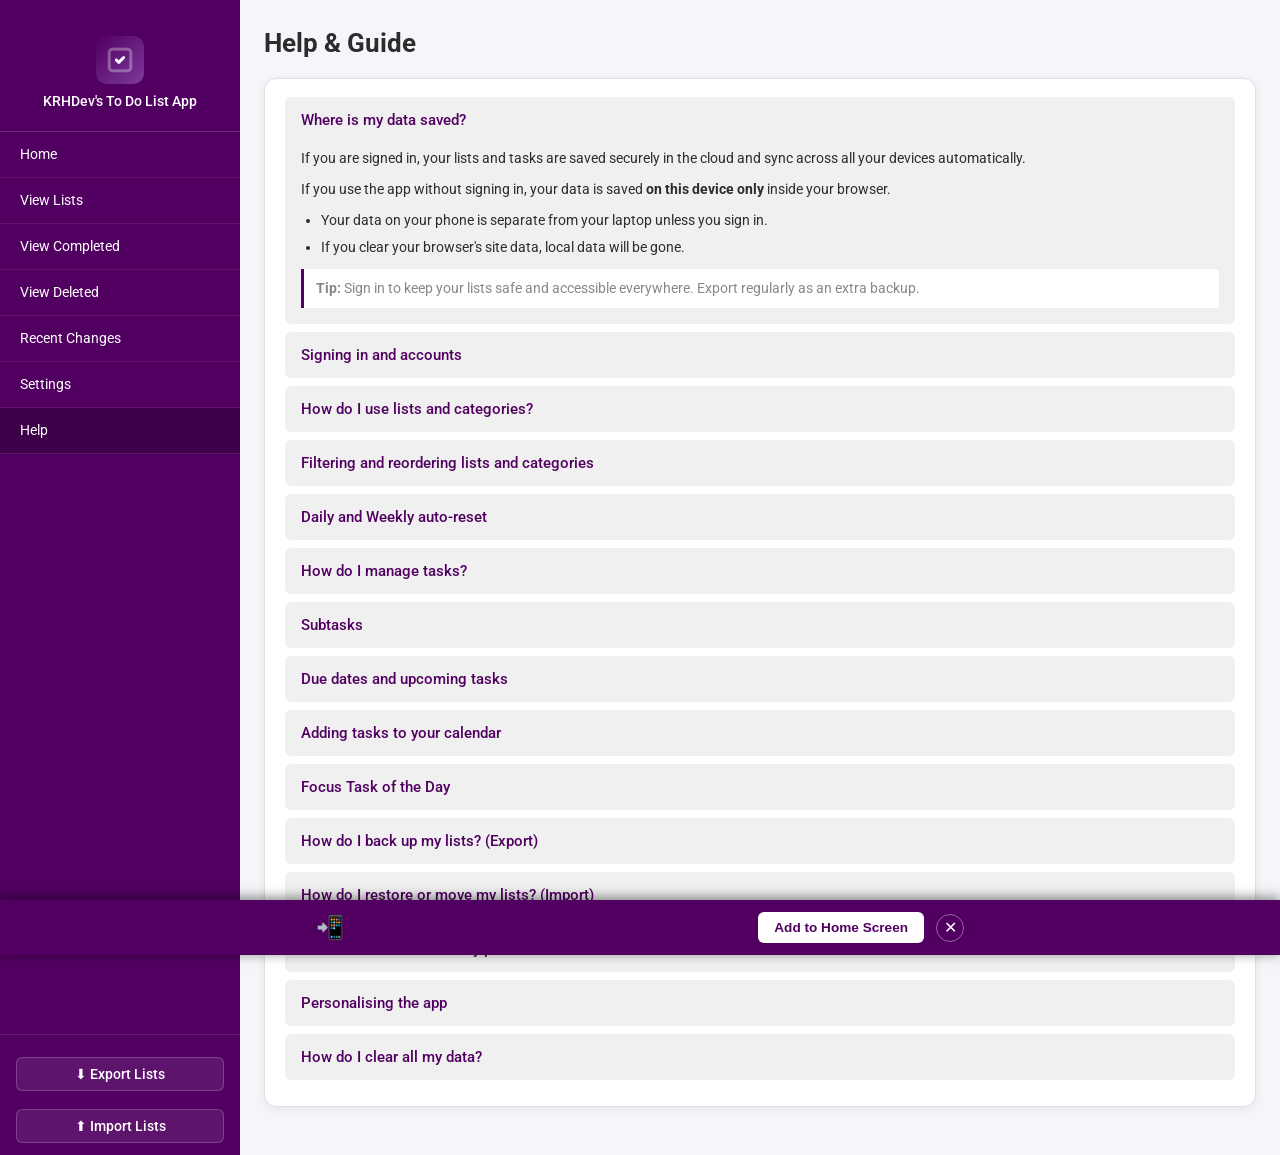
<file: help.htm>
<!DOCTYPE html>
<html lang="en">

<head>
    <meta charset="UTF-8">
    <meta name="viewport" content="width=device-width, initial-scale=1.0">
    <meta name="theme-color" content="#510061">
    <meta name="mobile-web-app-capable" content="yes">
    <meta name="apple-mobile-web-app-capable" content="yes">
    <meta name="apple-mobile-web-app-status-bar-style" content="black-translucent">
    <meta name="apple-mobile-web-app-title" content="To Do List">
    <link rel="manifest" href="./manifest.json">
    <link rel="icon" href="./favicon.ico" type="image/x-icon">
    <link rel="apple-touch-icon" sizes="192x192" href="./assets/images/todo-icon-192x192.png">
    <link href="https://fonts.googleapis.com/css2?family=Roboto:wght@400;500&display=swap" rel="stylesheet">
    <link rel="stylesheet" href="./assets/css/style.css">
    <script>
      if ('serviceWorker' in navigator) {
        window.addEventListener('load', () => {
          navigator.serviceWorker.register('./sw.js');
        });
      }
    </script>
</head>

<body>

    <div class="container">
        <div class="sidebar" id="sidebar">
            <div class="sidebar-header">
                <img src="./assets/images/todo-icon-192x192.png" alt="KRHDev To Do List icon">
                <h2 id="sidebar-title" data-suffix="app">KRHDev's To Do List App</h2>
                <button class="hamburger" id="sidebar-toggle" aria-label="Close menu">✕</button>
            </div>
            <ul>
                <li><a href="index.htm">Home</a></li>
                <li><a href="index.htm">View Lists</a></li>
                <li><a href="index.htm">View Completed</a></li>
                <li><a href="index.htm">View Deleted</a></li>
                <li><a href="index.htm">Recent Changes</a></li>
                <li><a href="settings.htm">Settings</a></li>
                <li><a href="help.htm" class="active">Help</a></li>
            </ul>
        </div>

        <div class="main-content">
            <div class="mobile-topbar">
                <button class="hamburger" id="sidebar-open" aria-label="Open menu">☰</button>
                <span class="mobile-title" id="mobile-title">KRHDev's To Do List</span>
            </div>

            <h1>Help &amp; Guide</h1>

            <div class="widget">

                <!-- 1 -->
                <details class="help-section" open>
                    <summary>Where is my data saved?</summary>
                    <div class="help-body">
                        <p>If you are signed in, your lists and tasks are saved securely in the cloud and sync across all your devices automatically.</p>
                        <p>If you use the app without signing in, your data is saved <strong>on this device only</strong> inside your browser.</p>
                        <ul>
                            <li>Your data on your phone is separate from your laptop unless you sign in.</li>
                            <li>If you clear your browser's site data, local data will be gone.</li>
                        </ul>
                        <div class="tip"><strong>Tip:</strong> Sign in to keep your lists safe and accessible everywhere. Export regularly as an extra backup.</div>
                    </div>
                </details>

                <!-- 2 -->
                <details class="help-section">
                    <summary>Signing in and accounts</summary>
                    <div class="help-body">
                        <p>When you open the app you'll see a sign in card. You can sign in, create an account, or continue without signing in.</p>
                        <ul>
                            <li><strong>Sign up:</strong> Enter your email and a password and click Create Account. Check your email for a confirmation link.</li>
                            <li><strong>Sign in:</strong> Enter your email and password and click Sign In.</li>
                            <li><strong>Forgot password:</strong> Click the Forgot password link on the sign in card to receive a reset email.</li>
                            <li><strong>Continue without signing in:</strong> Uses local storage on this device only.</li>
                            <li><strong>Sign out:</strong> Click Sign out next to your email in the sidebar.</li>
                        </ul>
                    </div>
                </details>

                <!-- 3 -->
                <details class="help-section">
                    <summary>How do I use lists and categories?</summary>
                    <div class="help-body">
                        <p>Lists let you group tasks together. Each list belongs to a category which helps you organise and filter them.</p>
                        <ul>
                            <li>Type a name in the <strong>New List</strong> box, choose a category, and press Create List or Enter.</li>
                            <li>To add a new category, select <strong>＋ New category...</strong> from the dropdown, type a name and click Add.</li>
                            <li>Click any list tab to switch to it and see its tasks.</li>
                            <li>To remove a list, click the <strong>✕</strong> on its tab. This deletes the list and all its tasks permanently.</li>
                        </ul>
                        <p>Built-in categories: General, Today, Daily, Weekly, Training, Research, and Personal Projects.</p>
                    </div>
                </details>

                <!-- 4 -->
                <details class="help-section">
                    <summary>Filtering and reordering lists and categories</summary>
                    <div class="help-body">
                        <p>Above your lists you'll see category pills — buttons that filter which lists are shown.</p>
                        <ul>
                            <li>Click a category pill to show only lists in that category.</li>
                            <li>Click <strong>All</strong> to see every list at once. Click it again to toggle back.</li>
                            <li><strong>Reorder category pills:</strong> Drag a pill and drop it onto another to change the order. Order is saved and syncs across devices.</li>
                            <li><strong>Reorder list tabs:</strong> Drag a list tab and drop it onto another to reorder. Order syncs to your account.</li>
                        </ul>
                        <p>Each pill shows how many lists are in that category. Each list tab shows a count of active tasks.</p>
                    </div>
                </details>

                <!-- 5 -->
                <details class="help-section">
                    <summary>Daily and Weekly auto-reset</summary>
                    <div class="help-body">
                        <p>Lists in the <strong>Daily</strong> category automatically un-tick all completed tasks every day at midnight. Lists in the <strong>Weekly</strong> category reset every Monday.</p>
                        <ul>
                            <li>Use Daily for recurring habits — take medication, morning checklist etc.</li>
                            <li>Use Weekly for things you do once a week.</li>
                            <li>Tasks are un-ticked not deleted — they come back as active ready to do again.</li>
                        </ul>
                        <div class="tip"><strong>Tip:</strong> Resets are logged in Recent Changes so you can see when they happened.</div>
                    </div>
                </details>

                <!-- 6 -->
                <details class="help-section">
                    <summary>How do I manage tasks?</summary>
                    <div class="help-body">
                        <ul>
                            <li><strong>Add a task:</strong> Select a list, type in the Add a Task box, and press Add Task or Enter.</li>
                            <li><strong>Complete a task:</strong> Tick the checkbox. It gets a strikethrough and sinks to the bottom of the list.</li>
                            <li><strong>Clear completed:</strong> Click <strong>✓ Clear completed</strong> at the bottom of Active Tasks to permanently remove all ticked tasks.</li>
                            <li><strong>Reopen a task:</strong> Untick the checkbox to move it back to active.</li>
                            <li><strong>Edit a task (desktop):</strong> Click Edit, make your change, then Save or press Enter.</li>
                            <li><strong>Edit a task (mobile):</strong> Long press (hold) the task text for half a second to enter edit mode.</li>
                            <li><strong>Delete a task:</strong> Click Delete. It moves to Deleted Tasks — not gone yet.</li>
                            <li><strong>Restore a task:</strong> In Deleted Tasks, click Restore to bring it back.</li>
                            <li><strong>Permanently remove deleted tasks:</strong> Use the Clear Deleted button. Cannot be undone.</li>
                            <li><strong>Move a task:</strong> Click the <strong>→</strong> button and pick a destination list. On desktop you can also drag a task onto a list tab.</li>
                        </ul>
                        <p>When every task in a list is ticked, the app automatically switches to the Completed view.</p>
                    </div>
                </details>

                <!-- 7 -->
                <details class="help-section">
                    <summary>Subtasks</summary>
                    <div class="help-body">
                        <p>Any task can have subtasks — smaller steps that sit underneath it.</p>
                        <ul>
                            <li>Click <strong>+ Add subtask</strong> under any active task to add one.</li>
                            <li>Type the subtask name and press Enter or click Add.</li>
                            <li>Tick a subtask checkbox to mark it done.</li>
                            <li>Click <strong>✕</strong> on a subtask to remove it permanently.</li>
                            <li>An orange <strong>2/3</strong> badge on the parent task shows how many subtasks are done.</li>
                            <li>Subtasks can also have their own due dates — click the 📅 button on any subtask.</li>
                        </ul>
                    </div>
                </details>

                <!-- 8 -->
                <details class="help-section">
                    <summary>Due dates and upcoming tasks</summary>
                    <div class="help-body">
                        <p>Due dates are optional — set them on any task or subtask, or leave them off entirely.</p>
                        <ul>
                            <li>Click the <strong>📅</strong> button on any active task or subtask to set a due date.</li>
                            <li>You can also set an optional time alongside the date.</li>
                            <li>Click <strong>Save</strong> to confirm or <strong>Clear</strong> to remove the due date.</li>
                            <li>Tasks with due dates sort to the top, earliest first.</li>
                            <li>Tasks due within 2 days show the date button in <strong style="color:#f0a500">orange</strong>.</li>
                            <li>Overdue tasks show in <strong style="color:#e53935">red</strong> with an Overdue badge.</li>
                            <li>The sidebar shows a red overdue count across all lists.</li>
                        </ul>
                        <p>A <strong>⚡ Upcoming &amp; Overdue</strong> panel appears when tasks have due dates set, showing overdue and next 14 days in urgency order. Click any item to jump to that list.</p>
                    </div>
                </details>

                <!-- 9 -->
                <details class="help-section">
                    <summary>Adding tasks to your calendar</summary>
                    <div class="help-body">
                        <p>Any task with a due date has a 🗓️ button. Click it to add the task to your calendar.</p>
                        <ul>
                            <li><strong>📅 Google Calendar</strong> — opens Google Calendar in a new tab pre-filled with the task name and date.</li>
                            <li><strong>🍎 Apple / Outlook (.ics)</strong> — downloads an .ics file that opens in Apple Calendar, Outlook, or any other calendar app.</li>
                        </ul>
                        <p>If a time is set on the task, a 1-hour event is created. Without a time, it creates an all-day event.</p>
                        <div class="tip"><strong>Tip:</strong> Set a due date on a task first — the 🗓️ button only appears once a date is set.</div>
                    </div>
                </details>

                <!-- 10 -->
                <details class="help-section">
                    <summary>Focus Task of the Day</summary>
                    <div class="help-body">
                        <p>The Focus Task card highlights one task for you to concentrate on. It picks from tasks in your currently active category.</p>
                        <ul>
                            <li><strong>✓ Done:</strong> Marks the task complete and picks a new one.</li>
                            <li><strong>↺ Re-roll:</strong> Picks a different task at random.</li>
                            <li><strong>Clear focus:</strong> Dismisses without completing the task.</li>
                            <li><strong>✕ (top right):</strong> Hides the focus card. Use the <strong>Focus task On/Off</strong> toggle in the sidebar stats to bring it back.</li>
                        </ul>
                        <div class="tip"><strong>Tip:</strong> Switch category pill to get a focus task from a specific category only.</div>
                    </div>
                </details>

                <!-- 11 -->
                <details class="help-section">
                    <summary>How do I back up my lists? (Export)</summary>
                    <div class="help-body">
                        <p>Exporting saves all your lists and tasks into a file you can keep as a backup.</p>
                        <ul>
                            <li>In the sidebar, click <strong>⬇ Export Lists</strong>.</li>
                            <li>A JSON file will download automatically.</li>
                            <li>Save it somewhere safe — Downloads, Google Drive, or email it to yourself.</li>
                        </ul>
                        <div class="tip"><strong>Tip:</strong> Export regularly, especially before clearing your browser or switching devices.</div>
                    </div>
                </details>

                <!-- 12 -->
                <details class="help-section">
                    <summary>How do I restore or move my lists? (Import)</summary>
                    <div class="help-body">
                        <p>Importing reads a backup file and loads your lists back into the app.</p>
                        <ul>
                            <li>In the sidebar, click <strong>⬆ Import Lists</strong> and pick your backup file.</li>
                            <li><strong>Merge</strong> — adds lists from the file alongside existing ones.</li>
                            <li><strong>Replace</strong> — wipes everything and restores the backup.</li>
                        </ul>
                        <div class="tip"><strong>Tip:</strong> If unsure, choose Merge — it's the safer option.</div>
                    </div>
                </details>

                <!-- 13 -->
                <details class="help-section">
                    <summary>How do I install this on my phone?</summary>
                    <div class="help-body">
                        <p>The app works in any mobile browser. For a better experience, add it to your home screen:</p>
                        <ul>
                            <li><strong>iPhone (Safari):</strong> Tap the Share button ⬆ then Add to Home Screen.</li>
                            <li><strong>Android (Chrome):</strong> Tap the three-dot menu and choose Add to Home Screen.</li>
                            <li><strong>Desktop (Chrome or Edge):</strong> Look for an install icon in the address bar.</li>
                        </ul>
                        <p>Once installed, the app opens without the browser chrome and works offline.</p>
                    </div>
                </details>

                <!-- 14 -->
                <details class="help-section">
                    <summary>Personalising the app</summary>
                    <div class="help-body">
                        <p>Go to <a href="settings.htm">Settings</a> to personalise:</p>
                        <ul>
                            <li><strong>Your name:</strong> Enter your name and the app title updates everywhere.</li>
                            <li><strong>Reset to default:</strong> Click Reset to Default to go back to KRHDev.</li>
                            <li><strong>Theme:</strong> Switch between light and dark mode. Saved automatically.</li>
                        </ul>
                    </div>
                </details>

                <!-- 15 -->
                <details class="help-section">
                    <summary>How do I clear all my data?</summary>
                    <div class="help-body">
                        <p>Go to <a href="settings.htm">Settings</a> and use the <strong>Clear All Data</strong> button. This permanently deletes all lists, tasks, and history from this device.</p>
                        <div class="tip"><strong>Tip:</strong> Export your lists before clearing data if you want to keep them.</div>
                    </div>
                </details>

            </div>
        </div>
    </div>

    <script src="./assets/js/pwa-install.js"></script>
    <script src="./assets/js/script.js"></script>
    <script src="./assets/js/json-io.js"></script>

    <script>
        const sidebar  = document.getElementById('sidebar');
        const overlay  = document.createElement('div');
        overlay.className = 'sidebar-overlay';
        document.body.appendChild(overlay);
        function openSidebar()  { sidebar.classList.add('open');    overlay.classList.add('visible'); }
        function closeSidebar() { sidebar.classList.remove('open'); overlay.classList.remove('visible'); }
        document.getElementById('sidebar-open')?.addEventListener('click', openSidebar);
        document.getElementById('sidebar-toggle')?.addEventListener('click', closeSidebar);
        overlay.addEventListener('click', closeSidebar);
    </script>
</body>
</html>
</file>
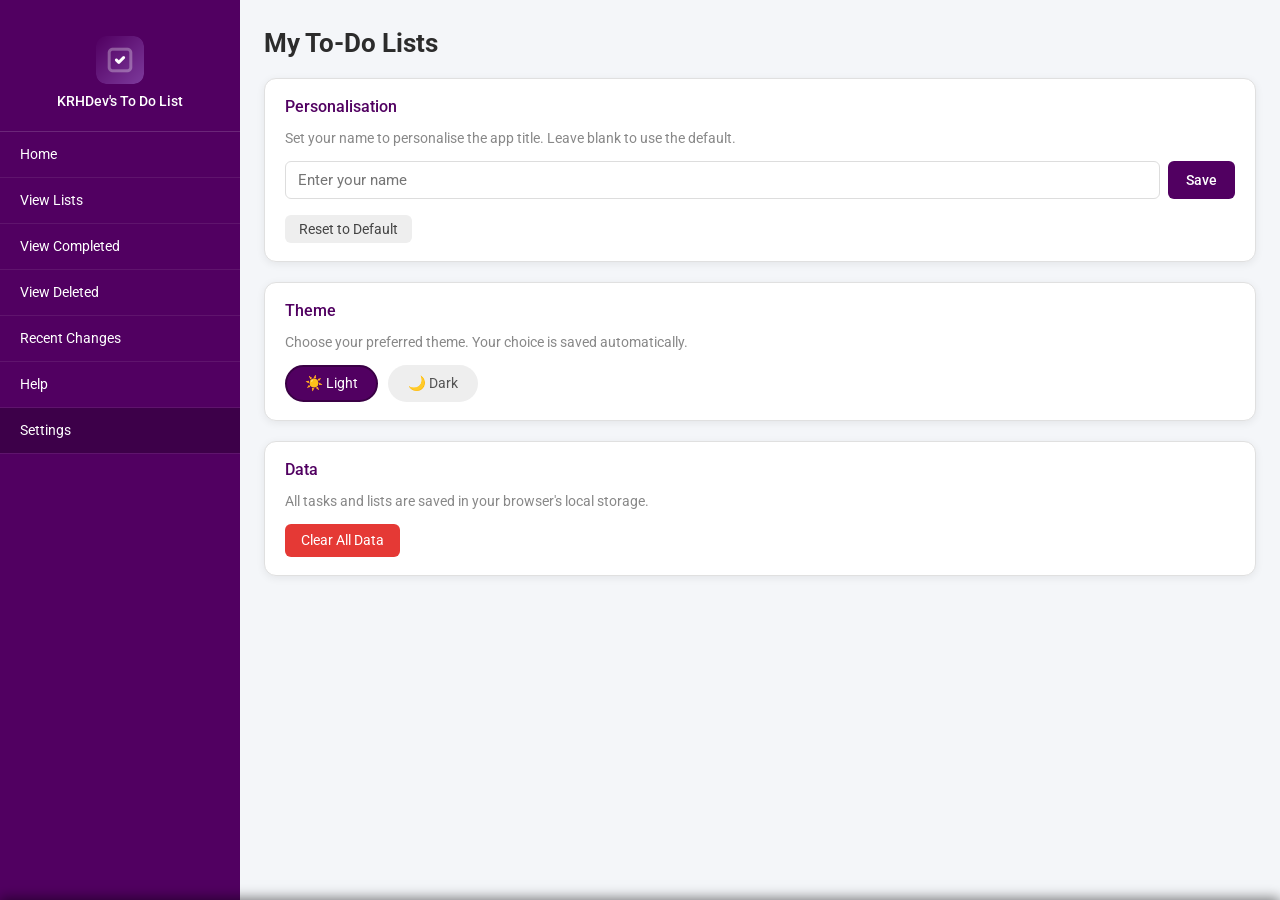
<file: settings.htm>
<!DOCTYPE html>
<html lang="en">

<head>
    <meta charset="UTF-8">
    <meta name="viewport" content="width=device-width, initial-scale=1.0">
    <meta name="theme-color" content="#510061">
    <meta name="mobile-web-app-capable" content="yes">
    <meta name="apple-mobile-web-app-capable" content="yes">
    <meta name="apple-mobile-web-app-status-bar-style" content="black-translucent">
    <meta name="apple-mobile-web-app-title" content="To Do List">
    <link rel="manifest" href="./manifest.json">
    <link rel="icon" href="./favicon.ico" type="image/x-icon">
    <link rel="apple-touch-icon" sizes="192x192" href="./assets/images/todo-icon-192x192.png">
    <link href="https://fonts.googleapis.com/css2?family=Roboto:wght@400;500&display=swap" rel="stylesheet">
    <link rel="stylesheet" href="./assets/css/style.css">
    <script>
      if ('serviceWorker' in navigator) {
        window.addEventListener('load', () => {
          navigator.serviceWorker.register('./sw.js');
        });
      }
    </script>
</head>

<body>

    <div class="container">
        <div class="sidebar" id="sidebar">
            <div class="sidebar-header">
                <img src="./assets/images/todo-icon-192x192.png" alt="KRHDev To Do List icon">
                <h2 id="sidebar-title">KRHDev's To Do List</h2>
                <button class="hamburger" id="sidebar-toggle" aria-label="Close menu">✕</button>
            </div>
            <ul>
                <li><a href="index.htm">Home</a></li>
                <li><a href="index.htm">View Lists</a></li>
                <li><a href="index.htm">View Completed</a></li>
                <li><a href="index.htm">View Deleted</a></li>
                <li><a href="index.htm">Recent Changes</a></li>
                <li><a href="help.htm">Help</a></li>
                <li><a href="settings.htm" class="active">Settings</a></li>
            </ul>
        </div>

        <div class="main-content">

            <!-- Mobile topbar -->
            <div class="mobile-topbar">
                <button class="hamburger" id="sidebar-open" aria-label="Open menu">☰</button>
                <span class="mobile-title" id="mobile-title">Settings</span>
            </div>

            <h1 id="page-title">Settings</h1>

            <!-- PERSONALISATION -->
            <div class="widget">
                <h2>Personalisation</h2>
                <p class="settings-desc">Set your name to personalise the app title. Leave blank to use the default.</p>
                <div class="add-form">
                    <input type="text" id="user-name-input" placeholder="Enter your name" maxlength="30" autocomplete="off" />
                    <button id="save-name-btn">Save</button>
                </div>
                <p class="settings-hint" id="name-saved-msg" style="display:none;">✓ Name saved!</p>
                <button id="clear-name-btn" class="btn-secondary" style="margin-top:8px;">Reset to Default</button>
            </div>

            <!-- THEME -->
            <div class="widget">
                <h2>Theme</h2>
                <p class="settings-desc">Choose your preferred theme. Your choice is saved automatically.</p>
                <div class="theme-options">
                    <label class="theme-option">
                        <input type="radio" name="theme" value="light" />
                        <span class="theme-pill">☀️ Light</span>
                    </label>
                    <label class="theme-option">
                        <input type="radio" name="theme" value="dark" />
                        <span class="theme-pill">🌙 Dark</span>
                    </label>
                </div>
            </div>

            <!-- DATA -->
            <div class="widget">
                <h2>Data</h2>
                <p class="settings-desc">All tasks and lists are saved in your browser's local storage.</p>
                <button id="clear-data-btn" class="btn-danger">Clear All Data</button>
            </div>
        </div>
    </div>

    <script src="./assets/js/script.js"></script>
    <script src="./assets/js/pwa-install.js"></script>

    <script>
        // Mobile sidebar for settings page
        const sidebar  = document.getElementById('sidebar');
        const overlay  = document.createElement('div');
        overlay.className = 'sidebar-overlay';
        document.body.appendChild(overlay);
        function openSidebar()  { sidebar.classList.add('open');    overlay.classList.add('visible'); }
        function closeSidebar() { sidebar.classList.remove('open'); overlay.classList.remove('visible'); }
        document.getElementById('sidebar-open')?.addEventListener('click', openSidebar);
        document.getElementById('sidebar-toggle')?.addEventListener('click', closeSidebar);
        overlay.addEventListener('click', closeSidebar);
    </script>
</body>
</html>
</file>
<file: assets/css/style.css>
/* ── Reset ── */
*, *::before, *::after { box-sizing: border-box; margin: 0; padding: 0; }

/* ── CSS Variables — Light (default) ── */
:root {
    --brand:          #510061;
    --brand-dark:     #3a0045;
    --bg:             #f4f6f9;
    --surface:        #ffffff;
    --surface-2:      #f0f0f0;
    --border:         #e0e0e0;
    --text:           #2c2c2c;
    --text-muted:     #888;
    --text-faint:     #bbb;
    --text-done:      #aaa;
    --shadow:         rgba(0,0,0,0.07);
    --input-border:   #ddd;
    --item-border:    #f0f0f0;
    --log-border:     #f5f5f5;
    --btn-secondary-bg:    #eee;
    --btn-secondary-color: #444;
    --btn-secondary-hover: #ddd;
    --tab-bg:         #eee;
    --tab-color:      #555;
    --tab-active-bg:  #510061;
    --tab-active-color: #fff;
}

/* ── Dark mode overrides ── */
[data-theme="dark"] {
    --bg:             #1a1a2e;
    --surface:        #16213e;
    --surface-2:      #0f3460;
    --border:         #2a2a4a;
    --text:           #e0e0e0;
    --text-muted:     #9090a0;
    --text-faint:     #606070;
    --text-done:      #606070;
    --shadow:         rgba(0,0,0,0.3);
    --input-border:   #2a2a4a;
    --item-border:    #1e1e3a;
    --log-border:     #1e1e3a;
    --btn-secondary-bg:    #2a2a4a;
    --btn-secondary-color: #c0c0d0;
    --btn-secondary-hover: #3a3a5a;
    --tab-bg:         #2a2a4a;
    --tab-color:      #c0c0d0;
    --tab-active-bg:  #510061;
    --tab-active-color: #fff;
    --brand-readable: #c97fdc;
}

/* ── Dark mode contrast fixes ── */
[data-theme="dark"] .widget h2 {
    color: var(--brand-readable);
}

[data-theme="dark"] a {
    color: var(--brand-readable);
}

[data-theme="dark"] a:hover {
    color: #e0b0f0;
}

/* ── Base ── */
body, html {
    font-family: 'Roboto', sans-serif;
    background-color: var(--bg);
    color: var(--text);
    transition: background-color 0.2s, color 0.2s;
}

/* ── Layout ── */
.container {
    display: flex;
    min-height: 100vh;
}

/* ── Sidebar ── */
.sidebar {
    width: 240px;
    flex-shrink: 0;
    background-color: var(--brand);
    color: white;
    padding-top: 20px;
    display: flex;
    flex-direction: column;
}

.sidebar h2 {
    text-align: center;
    font-size: 1rem;
    padding: 0 16px 20px;
    border-bottom: 1px solid rgba(255,255,255,0.15);
}

.sidebar ul {
    list-style: none;
    padding: 0;
    flex: 1;
}

.sidebar ul li { border-bottom: 1px solid rgba(255,255,255,0.08); }

.sidebar ul li a {
    display: block;
    padding: 14px 20px;
    color: white;
    text-decoration: none;
    font-size: 0.9rem;
    transition: background 0.15s;
}

.sidebar ul li a:hover,
.sidebar ul li a.active {
    background-color: rgba(0,0,0,0.25);
}

.sidebar-stats {
    padding: 16px 20px;
    display: flex;
    flex-direction: column;
    gap: 4px;
    font-size: 0.8rem;
    opacity: 0.7;
    border-top: 1px solid rgba(255,255,255,0.15);
}

/* ── Sidebar header ── */
.sidebar-header {
    display: flex;
    flex-direction: column;
    align-items: center;
    gap: 8px;
    padding: 16px 16px 20px;
    border-bottom: 1px solid rgba(255,255,255,0.15);
    position: relative;
}

.sidebar-header img {
    width: 48px;
    height: 48px;
    border-radius: 10px;
    object-fit: contain;
    flex-shrink: 0;
    display: block;
}

.sidebar-header h2 {
    font-size: 0.88rem;
    font-weight: 500;
    text-align: center;
    line-height: 1.35;
    padding: 0;
    border: none;
    margin: 0;
    color: white;
    word-break: break-word;
    max-width: 180px;
}

/* ✕ close button — top-right corner, mobile only */
.sidebar-header .hamburger {
    position: absolute;
    top: 8px;
    right: 8px;
}

/* ── Sidebar user info ── */
.sidebar-user {
    padding: 10px 16px;
    font-size: 0.8rem;
    color: rgba(255,255,255,0.7);
    border-bottom: 1px solid rgba(255,255,255,0.1);
    display: flex;
    align-items: center;
    justify-content: space-between;
    gap: 8px;
}

.sidebar-user span {
    overflow: hidden;
    text-overflow: ellipsis;
    white-space: nowrap;
}

.btn-signout {
    background: rgba(255,255,255,0.1);
    border: 1px solid rgba(255,255,255,0.2);
    color: white;
    border-radius: 4px;
    padding: 3px 8px;
    font-size: 0.75rem;
    cursor: pointer;
    flex-shrink: 0;
    transition: background 0.15s;
}

.btn-signout:hover { background: rgba(255,255,255,0.2); }

/* ── Main content ── */
.main-content {
    flex: 1;
    padding: 28px 24px;
    overflow-y: auto;
}

.main-content h1 {
    font-size: 1.6rem;
    color: var(--text);
    margin-bottom: 20px;
}

/* ── Widget ── */
.widget {
    background: var(--surface);
    padding: 20px;
    margin-bottom: 20px;
    border-radius: 8px;
    box-shadow: 0 2px 8px var(--shadow);
    transition: background 0.2s, box-shadow 0.2s;
}

.widget h2 {
    font-size: 1rem;
    font-weight: 500;
    color: var(--brand);
    margin-bottom: 14px;
}

/* ── Add form ── */
.add-form {
    display: flex;
    gap: 8px;
    margin-bottom: 8px;
}

.add-form input {
    flex: 1;
    padding: 9px 12px;
    border: 1px solid var(--input-border);
    border-radius: 6px;
    font-size: 0.95rem;
    font-family: inherit;
    background: var(--surface);
    color: var(--text);
    transition: border-color 0.15s, background 0.2s, color 0.2s;
}

.add-form input:focus {
    outline: none;
    border-color: var(--brand);
}

#add-list-btn,
#add-btn,
#save-name-btn,
#auth-submit-btn {
    padding: 9px 18px;
    background: var(--brand);
    color: white;
    border: none;
    border-radius: 6px;
    cursor: pointer;
    font-size: 0.9rem;
    font-family: inherit;
    font-weight: 500;
    transition: background 0.15s;
}

#add-list-btn:hover,
#add-btn:hover,
#save-name-btn:hover,
#auth-submit-btn:hover { background: var(--brand-dark); }

/* ── Auth overlay ── */
#auth-overlay {
    position: fixed;
    inset: 0;
    background: var(--bg);
    z-index: 999;
    display: flex;
    align-items: center;
    justify-content: center;
    padding: 20px;
}

#auth-card {
    background: var(--surface);
    border-radius: 12px;
    padding: 36px 32px;
    width: 100%;
    max-width: 400px;
    box-shadow: 0 8px 32px var(--shadow);
    display: flex;
    flex-direction: column;
    align-items: center;
    gap: 14px;
}

#auth-card img {
    width: 64px;
    height: 64px;
    border-radius: 14px;
    margin-bottom: 4px;
}

#auth-title {
    font-size: 1.2rem;
    font-weight: 500;
    color: var(--brand);
    text-align: center;
    margin: 0;
}

[data-theme="dark"] #auth-title {
    color: var(--brand-readable);
}

#auth-subtitle {
    font-size: 0.88rem;
    color: var(--text-muted);
    text-align: center;
    margin: 0;
}

#auth-card .add-form {
    width: 100%;
    margin: 0;
}

#auth-card .add-form input {
    width: 100%;
}

#auth-submit-btn {
    width: 100%;
    padding: 11px;
    font-size: 1rem;
}

#auth-toggle {
    font-size: 0.85rem;
    color: var(--text-muted);
    text-align: center;
}

#auth-toggle a {
    color: var(--brand);
    text-decoration: none;
    font-weight: 500;
}

[data-theme="dark"] #auth-toggle a {
    color: var(--brand-readable);
}

#auth-msg {
    font-size: 0.85rem;
    color: #e53935;
    text-align: center;
    min-height: 20px;
}

#auth-msg.success { color: #43a047; }

#auth-card hr {
    width: 100%;
    border: none;
    border-top: 1px solid var(--border);
}

#auth-skip-btn {
    background: none;
    border: none;
    color: var(--text-muted);
    font-size: 0.85rem;
    cursor: pointer;
    font-family: inherit;
    text-decoration: underline;
    padding: 0;
}

#auth-skip-btn:hover { color: var(--text); }

/* ── List tabs ── */
.list-tabs {
    display: flex;
    flex-wrap: wrap;
    gap: 8px;
}

.list-tab {
    display: flex;
    align-items: center;
    gap: 6px;
    padding: 6px 14px;
    border-radius: 20px;
    background: var(--tab-bg);
    color: var(--tab-color);
    border: none;
    cursor: pointer;
    font-size: 0.85rem;
    font-family: inherit;
    transition: background 0.15s, color 0.15s;
}

.list-tab:hover { opacity: 0.85; }

.list-tab.active {
    background: var(--tab-active-bg);
    color: var(--tab-active-color);
}

.list-tab-delete {
    background: none;
    border: none;
    color: inherit;
    cursor: pointer;
    font-size: 1rem;
    line-height: 1;
    padding: 0;
    opacity: 0.6;
    transition: opacity 0.15s;
}

.list-tab-delete:hover { opacity: 1; }

.active-list-label {
    font-weight: 400;
    font-size: 0.85rem;
    color: var(--text-muted);
    margin-left: 4px;
}

/* ── Task list ── */
.task-list { list-style: none; }

.task-item {
    display: flex;
    align-items: center;
    gap: 10px;
    padding: 10px 0;
    border-bottom: 1px solid var(--item-border);
    transition: border-color 0.2s;
}

.task-item:last-child { border-bottom: none; }

.task-item input[type="checkbox"] {
    flex-shrink: 0;
    width: 17px;
    height: 17px;
    accent-color: var(--brand);
    cursor: pointer;
}

.task-text {
    flex: 1;
    font-size: 0.95rem;
    color: var(--text);
    word-break: break-word;
}

.task-text.done {
    text-decoration: line-through;
    color: var(--text-done);
}

.edit-input {
    flex: 1;
    padding: 4px 8px;
    border: 1px solid var(--brand);
    border-radius: 4px;
    font-size: 0.95rem;
    font-family: inherit;
    background: var(--surface);
    color: var(--text);
}

.edit-input:focus { outline: none; }

/* ── Buttons ── */
.btn-edit, .btn-delete, .btn-save, .btn-cancel, .btn-restore {
    padding: 4px 10px;
    border: none;
    border-radius: 4px;
    cursor: pointer;
    font-size: 0.8rem;
    font-family: inherit;
    flex-shrink: 0;
    transition: background 0.15s;
}

.btn-edit    { background: var(--btn-secondary-bg); color: var(--btn-secondary-color); }
.btn-edit:hover { background: var(--btn-secondary-hover); }

.btn-save    { background: var(--brand); color: white; }
.btn-save:hover { background: var(--brand-dark); }

.btn-cancel  { background: var(--btn-secondary-bg); color: var(--btn-secondary-color); }
.btn-cancel:hover { background: var(--btn-secondary-hover); }

.btn-delete  { background: #e53935; color: white; }
.btn-delete:hover { background: #b71c1c; }

.btn-restore { background: #43a047; color: white; }
.btn-restore:hover { background: #2e7d32; }

.btn-secondary {
    margin-top: 10px;
    padding: 6px 14px;
    background: var(--btn-secondary-bg);
    color: var(--btn-secondary-color);
    border: none;
    border-radius: 6px;
    cursor: pointer;
    font-size: 0.85rem;
    font-family: inherit;
    transition: background 0.15s;
}

.btn-secondary:hover { background: var(--btn-secondary-hover); }

.btn-danger {
    padding: 8px 16px;
    background: #e53935;
    color: white;
    border: none;
    border-radius: 6px;
    cursor: pointer;
    font-family: inherit;
    font-size: 0.9rem;
    transition: background 0.15s;
}

.btn-danger:hover { background: #b71c1c; }

/* ── Empty states ── */
.empty-msg {
    color: var(--text-muted);
    font-size: 0.9rem;
    padding: 4px 0;
}

/* ── Change log ── */
.log-list { list-style: none; }

.log-item {
    font-size: 0.82rem;
    color: var(--text-muted);
    padding: 4px 0;
    border-bottom: 1px solid var(--log-border);
}

.log-item:last-child { border-bottom: none; }

.log-item time {
    font-size: 0.75rem;
    color: var(--text-faint);
    margin-left: 6px;
}

/* ── Deleted task styling ── */
.task-item.deleted .task-text {
    text-decoration: line-through;
    color: var(--text-done);
}

/* ── Settings page ── */
.settings-desc {
    color: var(--text-muted);
    font-size: 0.9rem;
    margin-bottom: 14px;
}

.theme-options { display: flex; gap: 10px; }

.theme-option { cursor: pointer; }

.theme-option input[type="radio"] { display: none; }

.theme-pill {
    display: inline-block;
    padding: 8px 18px;
    border-radius: 20px;
    background: var(--tab-bg);
    color: var(--tab-color);
    font-size: 0.9rem;
    font-family: inherit;
    border: 2px solid transparent;
    transition: all 0.15s;
    cursor: pointer;
}

.theme-option input[type="radio"]:checked + .theme-pill {
    background: var(--brand);
    color: white;
    border-color: var(--brand-dark);
}

/* Stat rows */
.stat-row { display: flex; justify-content: space-between; font-size: 0.8rem; }
.stat-label { opacity: 0.7; }
.stat-value { font-weight: 500; opacity: 0.9; }

/* ── Hamburger / close button ── */
.hamburger {
    background: none;
    border: none;
    color: white;
    font-size: 1.3rem;
    cursor: pointer;
    padding: 4px 6px;
    line-height: 1;
    flex-shrink: 0;
}

/* ── Mobile top bar ── */
.mobile-topbar {
    display: none;
    align-items: center;
    gap: 12px;
    margin-bottom: 16px;
}

.mobile-topbar .hamburger { color: var(--brand); font-size: 1.5rem; }

.mobile-title {
    font-size: 1rem;
    font-weight: 500;
    color: var(--text);
}

/* ── Overlay (mobile only) ── */
.sidebar-overlay {
    display: none;
    position: fixed;
    inset: 0;
    background: rgba(0,0,0,0.4);
    z-index: 99;
}

.sidebar-overlay.visible { display: block; }

/* ── Mobile layout ── */
@media (max-width: 640px) {
    .mobile-topbar { display: flex; }

    .sidebar {
        position: fixed;
        top: 0; left: 0;
        height: 100%;
        z-index: 100;
        transform: translateX(-100%);
        transition: transform 0.25s ease;
        width: 260px;
    }

    .sidebar.open { transform: translateX(0); }

    .main-content { padding: 16px; }

    #auth-card { padding: 28px 20px; }
}

/* ── Desktop ── */
@media (min-width: 641px) {
    .hamburger.sidebar-close-btn { display: none; }
    .mobile-topbar { display: none; }
    .sidebar-header .hamburger { display: none; }
}

/* ── JSON Export / Import toolbar ── */
.io-toolbar {
    display: flex;
    flex-direction: column;
    gap: 8px;
    padding: 12px 16px;
    border-top: 1px solid rgba(255,255,255,0.1);
    margin-top: 8px;
}

.io-toolbar .btn-secondary,
.io-toolbar label.btn-secondary {
    display: block;
    width: 100%;
    text-align: center;
    padding: 8px 12px;
    border-radius: 6px;
    font-size: 0.85rem;
    font-family: inherit;
    font-weight: 500;
    cursor: pointer;
    border: 1px solid rgba(255,255,255,0.2);
    background: rgba(255,255,255,0.08);
    color: inherit;
    transition: background 0.2s;
    box-sizing: border-box;
}

.io-toolbar .btn-secondary:hover,
.io-toolbar label.btn-secondary:hover {
    background: rgba(255,255,255,0.18);
}

/* ── Input validation ── */
.input-warning {
    margin: 4px 0 0 0;
    padding: 5px 10px;
    font-size: 0.82rem;
    color: #ffffff;
    background: #7b1a1a;
    border-left: 3px solid #e05252;
    border-radius: 0 4px 4px 0;
    animation: fadeIn 0.15s ease;
}

.input-invalid {
    border-color: #e05252 !important;
    outline-color: #e05252 !important;
}

@keyframes input-shake {
    0%   { transform: translateX(0);    }
    20%  { transform: translateX(-6px); }
    40%  { transform: translateX(6px);  }
    60%  { transform: translateX(-4px); }
    80%  { transform: translateX(4px);  }
    100% { transform: translateX(0);    }
}

.input-shake { animation: input-shake 0.35s ease; }

@keyframes fadeIn {
    from { opacity: 0; transform: translateY(-4px); }
    to   { opacity: 1; transform: translateY(0);    }
}

[data-theme="dark"] .input-warning {
    background: #5c1010;
    border-left-color: #e05252;
}

/* ── Personalisation hint ── */
.settings-hint {
    margin: 8px 0 0 0;
    font-size: 0.82rem;
    color: #510061;
    font-weight: 500;
}

[data-theme="dark"] .settings-hint { color: #c97fdc; }

/* ── Help page accordion ── */
.help-section {
    background: var(--surface-2);
    border-radius: 6px;
    margin-bottom: 8px;
    overflow: hidden;
}

.help-section summary {
    cursor: pointer;
    padding: 14px 16px;
    font-size: 0.92rem;
    font-weight: 500;
    color: var(--brand);
    list-style: none;
}

.help-section summary::-webkit-details-marker { display: none; }

[data-theme="dark"] .help-section summary { color: #f0a500; }

.help-body {
    padding: 4px 16px 16px 16px;
    font-size: 0.9rem;
    line-height: 1.6;
    color: var(--text);
}

[data-theme="dark"] .help-body { color: #ffffff; }

.help-body p + p,
.help-body p + ul,
.help-body ul + p { margin-top: 8px; }

.help-body ul { padding-left: 20px; margin: 6px 0; }
.help-body ul li { margin-bottom: 4px; }
.help-body a { color: var(--brand); }
[data-theme="dark"] .help-body a { color: #f0a500; }

.help-body code {
    background: var(--surface);
    padding: 1px 5px;
    border-radius: 3px;
    font-size: 0.85rem;
    font-family: monospace;
}

.tip {
    margin-top: 10px;
    background: var(--surface);
    border-left: 3px solid var(--brand);
    padding: 8px 12px;
    border-radius: 0 4px 4px 0;
    font-size: 0.88rem;
    color: var(--text-muted);
}

[data-theme="dark"] .tip {
    border-left-color: #f0a500;
    color: #c0c0d0;
}

/* ── Category select & filter ── */
.category-select {
    padding: 9px 10px;
    border: 1px solid var(--input-border);
    border-radius: 6px;
    font-size: 0.88rem;
    font-family: inherit;
    background: var(--surface);
    color: var(--text);
    cursor: pointer;
    transition: border-color 0.15s, background 0.2s, color 0.2s;
    flex-shrink: 0;
}

.category-select:focus {
    outline: none;
    border-color: var(--brand);
}

.category-filter-row {
    display: flex;
    align-items: center;
    gap: 10px;
    margin-bottom: 12px;
    font-size: 0.88rem;
    color: var(--text-muted);
}

.category-filter-row .category-select {
    padding: 6px 10px;
}

/* Category badge on list tabs */
.list-category-badge {
    display: inline-block;
    margin-left: 6px;
    padding: 1px 7px;
    border-radius: 10px;
    font-size: 0.72rem;
    background: rgba(255,255,255,0.2);
    color: inherit;
    vertical-align: middle;
}

.list-tab.active .list-category-badge {
    background: rgba(255,255,255,0.25);
}

/* ── Mobile form layout fix ── */
@media (max-width: 640px) {
    .add-form {
        flex-wrap: wrap;
    }

    .add-form input {
        min-width: 0;
        flex: 1 1 100%;
    }

    .add-form .category-select {
        flex: 1 1 auto;
    }

    #add-list-btn,
    #add-btn,
    #save-name-btn,
    #auth-submit-btn {
        flex: 1 1 auto;
        width: 100%;
    }
}

/* ── UI Refresh ── */

/* Cleaner widget cards */
.widget {
    border: 1px solid var(--border);
    border-radius: 12px;
    padding: 18px 20px;
}

/* Category pills filter */
.category-pills {
    display: flex;
    flex-wrap: wrap;
    gap: 8px;
    margin-bottom: 14px;
}

.category-pill {
    display: inline-flex;
    align-items: center;
    gap: 5px;
    padding: 6px 14px;
    border-radius: 20px;
    border: 1px solid var(--border);
    background: transparent;
    color: var(--text-muted);
    font-size: 0.82rem;
    font-family: inherit;
    cursor: pointer;
    transition: all 0.15s;
}

.category-pill:hover {
    border-color: var(--brand);
    color: var(--text);
}

.category-pill.active {
    background: var(--brand);
    border-color: var(--brand);
    color: white;
}

.category-pill .pill-count {
    font-size: 0.75rem;
    opacity: 0.8;
    font-weight: 500;
}

/* Focus task card */
.focus-card {
    border: 1px solid #f0a500;
    border-radius: 12px;
    padding: 20px;
    margin-bottom: 20px;
    background: var(--surface);
    position: relative;
}

.focus-card-label {
    font-size: 0.72rem;
    font-weight: 700;
    letter-spacing: 0.08em;
    color: #f0a500;
    margin-bottom: 10px;
    display: flex;
    align-items: center;
    gap: 6px;
}

.focus-card-label::before {
    content: '';
    width: 7px;
    height: 7px;
    border-radius: 50%;
    background: #f0a500;
    flex-shrink: 0;
}

.focus-card-task {
    font-size: 1.1rem;
    font-weight: 500;
    color: var(--text);
    line-height: 1.4;
    margin-bottom: 16px;
}

.focus-card-list {
    display: inline-block;
    font-size: 0.75rem;
    font-weight: 600;
    letter-spacing: 0.06em;
    color: var(--brand);
    background: var(--surface-2);
    border-radius: 10px;
    padding: 3px 10px;
    margin-bottom: 14px;
}

[data-theme="dark"] .focus-card-list {
    color: var(--brand-readable);
}

.focus-card-actions {
    display: flex;
    gap: 8px;
    flex-wrap: wrap;
}

.btn-focus-done {
    padding: 7px 16px;
    border-radius: 8px;
    border: 1px solid #43a047;
    background: transparent;
    color: #43a047;
    font-size: 0.85rem;
    font-family: inherit;
    cursor: pointer;
    transition: all 0.15s;
}

.btn-focus-done:hover { background: #43a047; color: white; }

.btn-focus-reroll {
    padding: 7px 16px;
    border-radius: 8px;
    border: 1px solid var(--border);
    background: transparent;
    color: var(--text-muted);
    font-size: 0.85rem;
    font-family: inherit;
    cursor: pointer;
    transition: all 0.15s;
}

.btn-focus-reroll:hover { border-color: var(--text-muted); color: var(--text); }

.btn-focus-clear {
    padding: 7px 16px;
    border-radius: 8px;
    border: none;
    background: transparent;
    color: var(--text-faint);
    font-size: 0.85rem;
    font-family: inherit;
    cursor: pointer;
    transition: color 0.15s;
}

.btn-focus-clear:hover { color: var(--text-muted); }

/* Task count badge on list tabs */
.list-tab-count {
    font-size: 0.72rem;
    background: rgba(255,255,255,0.15);
    border-radius: 10px;
    padding: 1px 7px;
    margin-left: 2px;
}

.list-tab.active .list-tab-count {
    background: rgba(255,255,255,0.25);
}

/* ── Move task ── */
.btn-move {
    padding: 4px 10px;
    border: none;
    border-radius: 4px;
    cursor: pointer;
    font-size: 0.8rem;
    font-family: inherit;
    flex-shrink: 0;
    background: var(--btn-secondary-bg);
    color: var(--btn-secondary-color);
    transition: background 0.15s;
}

.btn-move:hover { background: var(--btn-secondary-hover); }

.move-select {
    padding: 4px 8px;
    border: 1px solid var(--brand);
    border-radius: 4px;
    font-size: 0.82rem;
    font-family: inherit;
    background: var(--surface);
    color: var(--text);
    cursor: pointer;
    max-width: 140px;
}

/* ── Drag and drop ── */
.task-item.dragging {
    opacity: 0.4;
    cursor: grabbing;
}

.list-tab.drag-over {
    outline: 2px dashed #f0a500;
    outline-offset: 2px;
}

.task-item[draggable="true"] {
    cursor: grab;
}

/* ── Subtasks ── */
.subtask-list {
    list-style: none;
    margin: 6px 0 4px 28px;
    display: flex;
    flex-direction: column;
    gap: 4px;
}

.subtask-item {
    display: flex;
    align-items: center;
    gap: 8px;
    padding: 4px 0;
    border-bottom: 1px solid var(--item-border);
    font-size: 0.88rem;
}

.subtask-item:last-child { border-bottom: none; }

.subtask-item input[type="checkbox"] {
    flex-shrink: 0;
    width: 15px;
    height: 15px;
    accent-color: var(--brand);
    cursor: pointer;
}

.subtask-text {
    flex: 1;
    color: var(--text-muted);
}

.subtask-text.done {
    text-decoration: line-through;
    color: var(--text-faint);
}

.btn-subtask-delete {
    background: none;
    border: none;
    color: var(--text-faint);
    cursor: pointer;
    font-size: 0.85rem;
    padding: 0 4px;
    flex-shrink: 0;
    transition: color 0.15s;
}

.btn-subtask-delete:hover { color: #e53935; }

.add-subtask-form {
    display: flex;
    gap: 6px;
    margin: 6px 0 2px 28px;
}

.add-subtask-form input {
    flex: 1;
    padding: 5px 8px;
    border: 1px solid var(--input-border);
    border-radius: 4px;
    font-size: 0.85rem;
    font-family: inherit;
    background: var(--surface);
    color: var(--text);
}

.add-subtask-form input:focus {
    outline: none;
    border-color: var(--brand);
}

.btn-add-subtask {
    padding: 5px 10px;
    background: var(--brand);
    color: white;
    border: none;
    border-radius: 4px;
    font-size: 0.8rem;
    font-family: inherit;
    cursor: pointer;
    flex-shrink: 0;
    transition: background 0.15s;
}

.btn-add-subtask:hover { background: var(--brand-dark); }

.subtask-progress {
    display: inline-block;
    font-size: 0.82rem;
    font-weight: 700;
    color: #1a1a2e;
    background: #f0a500;
    border-radius: 12px;
    padding: 3px 11px;
    margin-left: 8px;
    vertical-align: middle;
    letter-spacing: 0.03em;
}

[data-theme="dark"] .subtask-progress {
    background: #f0a500;
    color: #1a1a2e;
}

/* ── Focus toggle button ── */
.btn-focus-toggle {
    background: none;
    border: 1px solid #f0a500;
    color: #f0a500;
    border-radius: 20px;
    padding: 2px 10px;
    font-size: 0.72rem;
    font-family: inherit;
    font-weight: 600;
    cursor: pointer;
    margin-left: auto;
    transition: all 0.15s;
    letter-spacing: 0.04em;
}

.btn-focus-toggle:hover {
    background: #f0a500;
    color: #1a1a2e;
}

/* ── Focus card toggle button ── */
.focus-card-label {
    justify-content: space-between;
}

.btn-focus-toggle {
    background: none;
    border: none;
    color: #f0a500;
    cursor: pointer;
    font-size: 0.85rem;
    padding: 0;
    opacity: 0.7;
    margin-left: auto;
    transition: opacity 0.15s;
}

.btn-focus-toggle:hover { opacity: 1; }

.btn-focus-show {
    display: inline-block;
    margin-bottom: 16px;
    padding: 7px 16px;
    border-radius: 8px;
    border: 1px solid #f0a500;
    background: transparent;
    color: #f0a500;
    font-size: 0.85rem;
    font-family: inherit;
    cursor: pointer;
    transition: all 0.15s;
}

.btn-focus-show:hover {
    background: #f0a500;
    color: #1a1a2e;
}

/* ── Focus toggle in stats ── */
.stat-row--focus {
    margin-top: 6px;
    padding-top: 6px;
    border-top: 1px solid rgba(255,255,255,0.1);
}

.stat-focus-toggle {
    background: #f0a500;
    border: none;
    border-radius: 10px;
    color: #1a1a2e;
    font-size: 0.72rem;
    font-weight: 700;
    padding: 2px 10px;
    cursor: pointer;
    font-family: inherit;
    transition: background 0.15s;
}

.stat-focus-toggle.off {
    background: rgba(255,255,255,0.15);
    color: rgba(255,255,255,0.5);
}

.stat-focus-toggle:hover { opacity: 0.85; }

/* ── Due dates ── */
.due-date-btn {
    padding: 3px 10px;
    border: none;
    border-radius: 20px;
    background: var(--surface-2);
    color: var(--text-muted);
    font-size: 0.75rem;
    font-family: inherit;
    font-weight: 500;
    cursor: pointer;
    flex-shrink: 0;
    transition: all 0.15s;
    white-space: nowrap;
}

.due-date-btn:hover {
    background: var(--brand);
    color: white;
}

.due-date-btn.overdue {
    background: #e53935;
    color: #ffffff;
    font-weight: 700;
}

.due-date-btn.due-soon {
    background: #f0a500;
    color: #1a1a2e;
    font-weight: 700;
}

.due-date-btn.has-date {
    background: var(--brand);
    color: white;
}

.overdue-badge {
    display: inline-block;
    font-size: 0.7rem;
    font-weight: 700;
    color: #ffffff;
    background: #e53935;
    border-radius: 10px;
    padding: 1px 7px;
    margin-left: 6px;
    vertical-align: middle;
    letter-spacing: 0.03em;
}

.task-item.overdue .task-text {
    color: #e53935;
}

.due-date-picker {
    position: fixed;
    z-index: 9999;
    background: var(--surface);
    border: 1px solid var(--border);
    border-radius: 8px;
    padding: 12px;
    box-shadow: 0 4px 16px var(--shadow);
    display: flex;
    flex-direction: column;
    gap: 8px;
    min-width: 220px;
    max-width: calc(100vw - 32px);
}

.due-date-picker input[type="date"],
.due-date-picker input[type="time"] {
    padding: 6px 10px;
    border: 1px solid var(--input-border);
    border-radius: 6px;
    font-size: 0.88rem;
    font-family: inherit;
    background: var(--surface);
    color: var(--text);
    width: 100%;
}

.due-date-picker-actions {
    display: flex;
    gap: 6px;
    justify-content: flex-end;
}

.btn-due-save {
    padding: 5px 12px;
    background: var(--brand);
    color: white;
    border: none;
    border-radius: 4px;
    font-size: 0.82rem;
    font-family: inherit;
    cursor: pointer;
}

.btn-due-clear {
    padding: 5px 12px;
    background: var(--btn-secondary-bg);
    color: var(--btn-secondary-color);
    border: none;
    border-radius: 4px;
    font-size: 0.82rem;
    font-family: inherit;
    cursor: pointer;
}

/* Overdue count in sidebar */
.stat-row.overdue-stat .stat-value {
    color: #e53935;
    font-weight: 700;
}

/* ── Upcoming panel ── */
.upcoming-panel {
    background: var(--surface);
    border: 1px solid var(--border);
    border-radius: 12px;
    padding: 18px 20px;
    margin-bottom: 20px;
}

.upcoming-panel h2 {
    font-size: 1rem;
    font-weight: 500;
    color: var(--brand);
    margin-bottom: 14px;
}

[data-theme="dark"] .upcoming-panel h2 {
    color: var(--brand-readable);
}

.upcoming-list {
    list-style: none;
    display: flex;
    flex-direction: column;
    gap: 8px;
}

.upcoming-item {
    display: flex;
    align-items: center;
    gap: 10px;
    padding: 8px 12px;
    border-radius: 8px;
    background: var(--surface-2);
    font-size: 0.88rem;
}

.upcoming-item.overdue {
    background: rgba(229, 57, 53, 0.12);
    border-left: 3px solid #e53935;
}

.upcoming-item.due-today {
    background: rgba(240, 165, 0, 0.12);
    border-left: 3px solid #f0a500;
}

.upcoming-item.due-soon {
    background: var(--surface-2);
    border-left: 3px solid var(--brand);
}

.upcoming-item-text {
    flex: 1;
    font-weight: 500;
    color: var(--text);
    white-space: nowrap;
    overflow: hidden;
    text-overflow: ellipsis;
}

.upcoming-item-list {
    font-size: 0.72rem;
    color: var(--text-muted);
    white-space: nowrap;
}

.upcoming-item-date {
    font-size: 0.75rem;
    font-weight: 700;
    white-space: nowrap;
    flex-shrink: 0;
}

.upcoming-item.overdue .upcoming-item-date { color: #e53935; }
.upcoming-item.due-today .upcoming-item-date { color: #f0a500; }
.upcoming-item.due-soon .upcoming-item-date { color: var(--brand-readable, var(--brand)); }

.upcoming-empty {
    color: var(--text-muted);
    font-size: 0.88rem;
}

/* ── Calendar button & menu ── */
.btn-cal {
    background: none;
    border: none;
    cursor: pointer;
    font-size: 1rem;
    padding: 2px 4px;
    flex-shrink: 0;
    opacity: 0.7;
    transition: opacity 0.15s;
}

.btn-cal:hover { opacity: 1; }

.calendar-menu {
    position: fixed;
    z-index: 9999;
    background: var(--surface);
    border: 1px solid var(--border);
    border-radius: 8px;
    padding: 6px;
    box-shadow: 0 4px 16px var(--shadow);
    display: flex;
    flex-direction: column;
    gap: 4px;
    min-width: 200px;
}

.calendar-menu-item {
    background: none;
    border: none;
    padding: 8px 12px;
    text-align: left;
    font-size: 0.88rem;
    font-family: inherit;
    color: var(--text);
    cursor: pointer;
    border-radius: 6px;
    transition: background 0.15s;
}

.calendar-menu-item:hover {
    background: var(--surface-2);
}

/* ── Mobile task item layout fix ── */
@media (max-width: 640px) {

    .task-item {
        flex-wrap: nowrap;
        align-items: flex-start;
        gap: 8px;
        padding: 10px 0;
    }

    .task-item input[type="checkbox"] {
        flex-shrink: 0;
        margin-top: 3px;
        width: 18px;
        height: 18px;
    }

    /* Text + buttons wrapper */
    .task-item .task-text {
        flex: 1;
        min-width: 0;
        word-break: break-word;
        white-space: normal;
    }

    /* Hide edit and move on mobile to save space — use swipe actions instead */
    .task-item .btn-edit,
    .task-item .btn-move {
        display: none;
    }

    /* Keep delete visible but smaller */
    .task-item .btn-delete {
        flex-shrink: 0;
        padding: 5px 10px;
        font-size: 0.78rem;
        align-self: center;
    }

    /* Due date pill - smaller */
    .due-date-btn {
        font-size: 0.7rem;
        padding: 2px 7px;
        flex-shrink: 0;
        align-self: center;
    }

    /* Calendar icon - small and clean */
    .btn-cal {
        font-size: 0.9rem;
        padding: 2px 2px;
        background: none;
        border: none;
        flex-shrink: 0;
        align-self: center;
        opacity: 0.7;
    }
}
</file>
